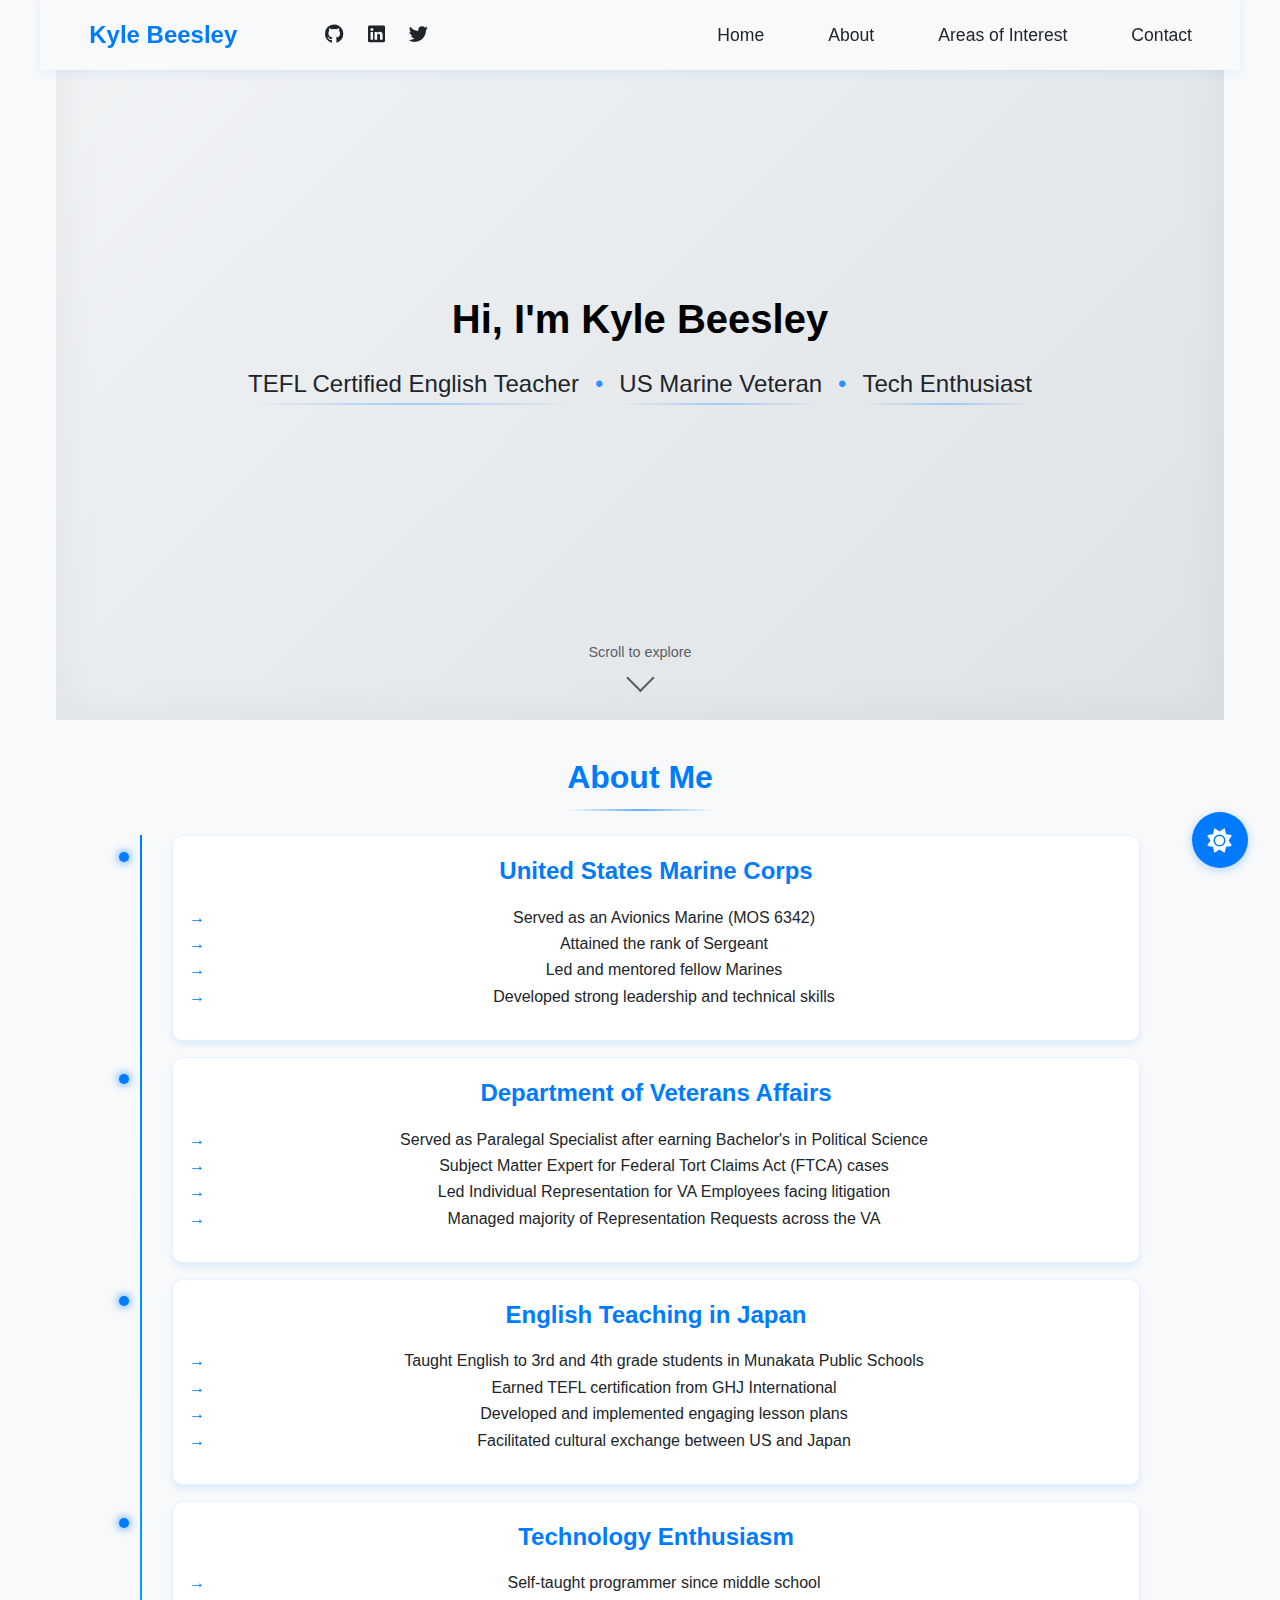
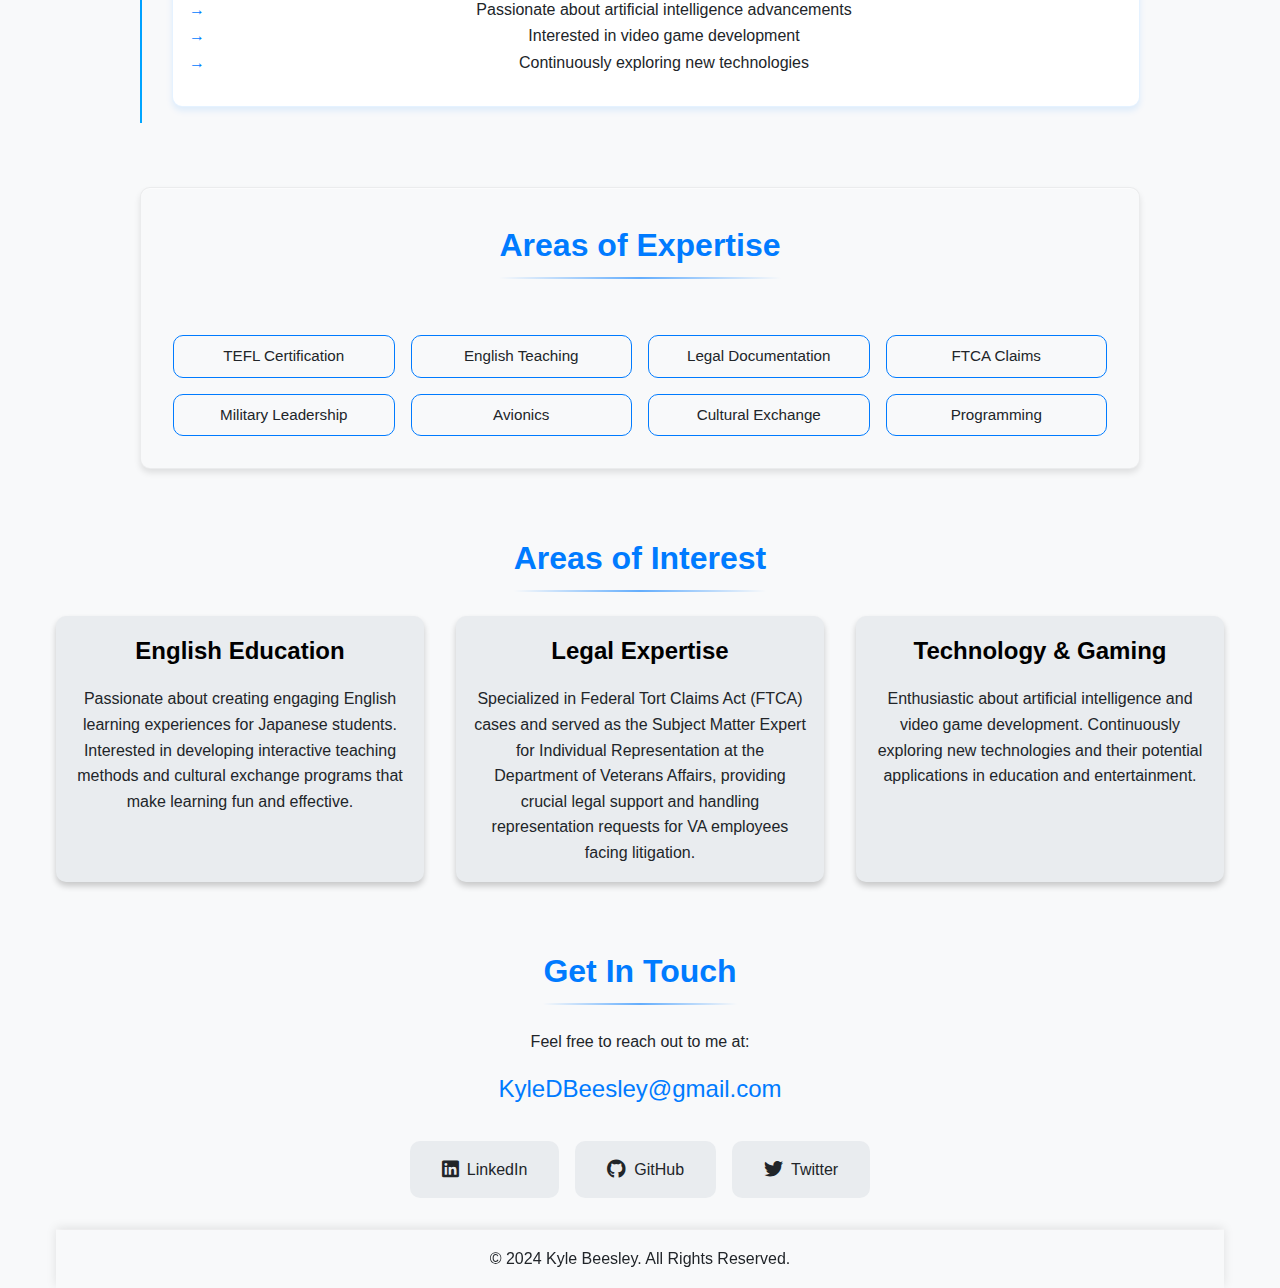
<file: index.html>
<!DOCTYPE html>
<html lang="en">
<head>
    <meta charset="UTF-8">
    <meta name="viewport" content="width=device-width, initial-scale=1.0, viewport-fit=cover">
    <meta name="description" content="Kyle Beesley - TEFL Certified English Teacher, US Marine Veteran. Explore my journey from military service to education and technology.">
    <meta name="keywords" content="Kyle Beesley, TEFL, English Teacher, Marine Corps Veteran, Technology">
    <meta name="author" content="Kyle Beesley">
    <meta name="theme-color" content="#007bff">
    
    <!-- Security Headers -->
    <meta http-equiv="Content-Security-Policy" content="default-src 'self'; style-src 'self' 'unsafe-inline' https://fonts.googleapis.com https://cdnjs.cloudflare.com https://use.fontawesome.com; font-src 'self' https://fonts.gstatic.com https://cdnjs.cloudflare.com https://use.fontawesome.com; script-src 'self' 'unsafe-inline' https://cdnjs.cloudflare.com; img-src 'self' data:;">

    <!-- PWA support -->
    <link rel="manifest" href="/manifest.json">
    <link rel="icon" type="image/png" sizes="32x32" href="/images/favicon-32x32.png">
    <link rel="icon" type="image/png" sizes="16x16" href="/images/favicon-16x16.png">
    <link rel="apple-touch-icon" sizes="180x180" href="/images/apple-touch-icon.png">
    
    <title>Kyle Beesley - Personal Website</title>
    
    <!-- Preload critical resources -->
    <link rel="preconnect" href="https://fonts.googleapis.com">
    <link rel="preconnect" href="https://fonts.gstatic.com" crossorigin>
    <link rel="preconnect" href="https://cdnjs.cloudflare.com">
    
    <!-- Fonts and Icons -->
    <link href="https://fonts.googleapis.com/css2?family=Inter:wght@300;400;600;700&display=swap" rel="stylesheet">
    <link rel="stylesheet" href="https://cdnjs.cloudflare.com/ajax/libs/font-awesome/6.5.1/css/all.min.css">
    
    <!-- Stylesheets -->
    <link rel="stylesheet" href="styles.css">
</head>
<body>
    <!-- Skip to main content -->
    <a href="#main-content" class="skip-link">Skip to main content</a>

    <div class="container">
        <header>
            <nav aria-label="Main navigation">
                <div class="logo-section">
                    <a href="#home" class="logo">Kyle Beesley</a>
                    <div class="social-links">
                        <a href="https://github.com/Pr0ject414" target="_blank" rel="noopener noreferrer" aria-label="GitHub Profile">
                            <i class="fab fa-github"></i>
                        </a>
                        <a href="https://www.linkedin.com/in/kyle-beesley/" target="_blank" rel="noopener noreferrer" aria-label="LinkedIn Profile">
                            <i class="fab fa-linkedin"></i>
                        </a>
                        <a href="https://twitter.com/KyleBeesley" target="_blank" rel="noopener noreferrer" aria-label="Twitter Profile">
                            <i class="fab fa-twitter"></i>
                        </a>
                    </div>
                </div>
                <ul class="nav-menu">
                    <li><a href="#home">Home</a></li>
                    <li><a href="#about">About</a></li>
                    <li><a href="#projects">Areas of Interest</a></li>
                    <li><a href="#contact">Contact</a></li>
                </ul>
                <button class="mobile-menu-toggle" aria-label="Toggle menu" aria-expanded="false">
                    <span class="hamburger"></span>
                </button>
            </nav>
        </header>

        <main id="main-content" role="main">
            <section id="home" class="hero" aria-labelledby="hero-title">
                <div class="hero-content">
                    <h1 id="hero-title">Hi, I'm Kyle Beesley</h1>
                    <div class="subtitle-container">
                        <p class="subtitle">
                            <span class="subtitle-item" data-text="TEFL Certified English Teacher">TEFL Certified English Teacher</span>
                            <span class="separator">•</span>
                            <span class="subtitle-item" data-text="US Marine Veteran">US Marine Veteran</span>
                            <span class="separator">•</span>
                            <span class="subtitle-item" data-text="Tech Enthusiast">Tech Enthusiast</span>
                        </p>
                    </div>
                    <div class="scroll-indicator" role="complementary" aria-label="Scroll indicator">
                        <span>Scroll to explore</span>
                        <div class="chevron" aria-hidden="true"></div>
                    </div>
                </div>
            </section>

            <section id="about" class="about" aria-labelledby="about-title">
                <h2 id="about-title">About Me</h2>
                <div class="about-content">
                    <div class="timeline" role="list">
                        <div class="timeline-item" role="listitem">
                            <h3>United States Marine Corps</h3>
                            <ul>
                                <li>Served as an Avionics Marine (MOS 6342)</li>
                                <li>Attained the rank of Sergeant</li>
                                <li>Led and mentored fellow Marines</li>
                                <li>Developed strong leadership and technical skills</li>
                            </ul>
                        </div>
                        
                        <div class="timeline-item" role="listitem">
                            <h3>Department of Veterans Affairs</h3>
                            <ul>
                                <li>Served as Paralegal Specialist after earning Bachelor's in Political Science</li>
                                <li>Subject Matter Expert for Federal Tort Claims Act (FTCA) cases</li>
                                <li>Led Individual Representation for VA Employees facing litigation</li>
                                <li>Managed majority of Representation Requests across the VA</li>
                            </ul>
                        </div>
                        
                        <div class="timeline-item" role="listitem">
                            <h3>English Teaching in Japan</h3>
                            <ul>
                                <li>Taught English to 3rd and 4th grade students in Munakata Public Schools</li>
                                <li>Earned TEFL certification from GHJ International</li>
                                <li>Developed and implemented engaging lesson plans</li>
                                <li>Facilitated cultural exchange between US and Japan</li>
                            </ul>
                        </div>
                        
                        <div class="timeline-item" role="listitem">
                            <h3>Technology Enthusiasm</h3>
                            <ul>
                                <li>Self-taught programmer since middle school</li>
                                <li>Passionate about artificial intelligence advancements</li>
                                <li>Interested in video game development</li>
                                <li>Continuously exploring new technologies</li>
                            </ul>
                        </div>
                    </div>
                    
                    <div class="skills" role="list">
                        <h2>Areas of Expertise</h2>
                        <ul>
                            <li>TEFL Certification</li>
                            <li>English Teaching</li>
                            <li>Legal Documentation</li>
                            <li>FTCA Claims</li>
                            <li>Military Leadership</li>
                            <li>Avionics</li>
                            <li>Cultural Exchange</li>
                            <li>Programming</li>
                        </ul>
                    </div>
                </div>
            </section>

            <section id="projects" class="projects" aria-labelledby="projects-title">
                <h2 id="projects-title">Areas of Interest</h2>
                <div class="project-grid">
                    <div class="project-card">
                        <h3>English Education</h3>
                        <p>Passionate about creating engaging English learning experiences for Japanese students. Interested in developing interactive teaching methods and cultural exchange programs that make learning fun and effective.</p>
                    </div>
                    <div class="project-card">
                        <h3>Legal Expertise</h3>
                        <p>Specialized in Federal Tort Claims Act (FTCA) cases and served as the Subject Matter Expert for Individual Representation at the Department of Veterans Affairs, providing crucial legal support and handling representation requests for VA employees facing litigation.</p>
                    </div>
                    <div class="project-card">
                        <h3>Technology & Gaming</h3>
                        <p>Enthusiastic about artificial intelligence and video game development. Continuously exploring new technologies and their potential applications in education and entertainment.</p>
                    </div>
                </div>
            </section>

            <section id="contact" class="contact" aria-labelledby="contact-title">
                <h2 id="contact-title">Get In Touch</h2>
                <div class="contact-info">
                    <p>Feel free to reach out to me at:</p>
                    <a href="mailto:KyleDBeesley@gmail.com" class="email-link">KyleDBeesley@gmail.com</a>
                    <div class="social-links-large">
                        <a href="https://www.linkedin.com/in/kyle-beesley/" target="_blank" rel="noopener noreferrer" aria-label="LinkedIn Profile" class="social-btn">
                            <i class="fab fa-linkedin" aria-hidden="true"></i>
                            <span>LinkedIn</span>
                        </a>
                        <a href="https://github.com/Pr0ject414" target="_blank" rel="noopener noreferrer" aria-label="GitHub Profile" class="social-btn">
                            <i class="fab fa-github" aria-hidden="true"></i>
                            <span>GitHub</span>
                        </a>
                        <a href="https://x.com/KDBeesley" target="_blank" rel="noopener noreferrer" aria-label="Twitter Profile" class="social-btn">
                            <i class="fab fa-twitter" aria-hidden="true"></i>
                            <span>Twitter</span>
                        </a>
                    </div>
                </div>
            </section>
        </main>

        <footer role="contentinfo">
            <p>&copy; 2024 Kyle Beesley. All Rights Reserved.</p>
        </footer>
    </div>

    <!-- Theme Toggle -->
    <button class="theme-toggle" aria-label="Toggle theme">
        <i class="fas fa-moon"></i>
    </button>
    
    <!-- Scripts -->
    <script src="script.js" defer></script>
</body>
</html>
</file>
<file: styles.css>
/* Custom Properties */
:root {
    /* Light theme colors */
    --color-bg-light: #f8f9fa;
    --color-bg-alt-light: #e9ecef;
    --color-text-light: #212529;
    --color-text-alt-light: #000000;
    
    /* Dark theme colors */
    --color-bg-dark: #121212;
    --color-bg-alt-dark: #1a1a1a;
    --color-text-dark: #e0e0e0;
    --color-text-alt-dark: #ffffff;
    
    /* Common colors */
    --color-primary: #007bff;
    --color-primary-hover: #0056b3;
    --color-shadow: rgba(0, 0, 0, 0.2);

    /* Set default theme (dark) */
    --color-bg: var(--color-bg-dark);
    --color-bg-alt: var(--color-bg-alt-dark);
    --color-text: var(--color-text-dark);
    --color-text-alt: var(--color-text-alt-dark);

    /* Typography */
    --font-primary: 'Inter', -apple-system, BlinkMacSystemFont, 'Segoe UI', Roboto, sans-serif;
    --font-size-base: 1rem;
    --font-size-h1: 2.5rem;
    --font-size-h2: 2rem;
    --font-size-h3: 1.5rem;

    /* Spacing */
    --spacing-xs: 0.25rem;
    --spacing-sm: 0.5rem;
    --spacing-md: 1rem;
    --spacing-lg: 2rem;
    --spacing-xl: 4rem;

    /* Layout */
    --container-max: 1200px;
    --header-height: 80px;
    --border-radius: 10px;
}

/* Theme Styles */
[data-theme="light"] {
    --color-bg: var(--color-bg-light);
    --color-bg-alt: var(--color-bg-alt-light);
    --color-text: var(--color-text-light);
    --color-text-alt: var(--color-text-alt-light);
}

[data-theme="light"] .timeline-item {
    background: #ffffff;
    box-shadow: 0 4px 6px rgba(0, 123, 255, 0.1);
    border: 1px solid rgba(0, 123, 255, 0.1);
}

[data-theme="light"] .timeline-item:hover {
    transform: translateY(-2px);
    box-shadow: 0 6px 12px rgba(0, 123, 255, 0.15);
}

[data-theme="light"] nav {
    background: rgba(248, 249, 250, 0.95);
    backdrop-filter: blur(10px);
    box-shadow: 0 2px 10px rgba(0, 123, 255, 0.1);
}

[data-theme="light"] .logo:hover {
    text-shadow: 0 0 15px rgba(0, 123, 255, 0.5);
}

[data-theme="light"] .subtitle-item::after {
    background: linear-gradient(90deg, transparent, var(--color-primary), transparent);
    opacity: 0.3;
}

[data-theme="dark"] {
    --color-bg: var(--color-bg-dark);
    --color-bg-alt: var(--color-bg-alt-dark);
    --color-text: var(--color-text-dark);
    --color-text-alt: var(--color-text-alt-dark);
}

[data-theme="dark"] .timeline-item {
    background: #1e1e1e;
    box-shadow: 0 4px 6px rgba(0, 0, 0, 0.3),
                inset 0 1px 0 rgba(255, 255, 255, 0.1);
    border: 1px solid rgba(255, 255, 255, 0.05);
}

[data-theme="dark"] .timeline-item:hover {
    transform: translateY(-2px);
    box-shadow: 0 6px 12px rgba(0, 0, 0, 0.4),
                inset 0 1px 0 rgba(255, 255, 255, 0.1);
    background: #242424;
}

[data-theme="dark"] nav {
    background: rgba(18, 18, 18, 0.95);
    backdrop-filter: blur(10px);
    box-shadow: 0 2px 10px rgba(0, 0, 0, 0.3),
                0 1px 0 rgba(255, 255, 255, 0.05);
}

[data-theme="dark"] .hero {
    background: linear-gradient(135deg, var(--color-bg-alt) 0%, #2c2c2c 100%);
    box-shadow: inset 0 0 100px rgba(0, 0, 0, 0.5);
}

[data-theme="dark"] .logo:hover {
    text-shadow: 0 0 20px rgba(0, 123, 255, 0.6),
                 0 0 30px rgba(0, 123, 255, 0.4),
                 0 0 40px rgba(0, 123, 255, 0.2);
}

[data-theme="dark"] .subtitle-item::after {
    background: linear-gradient(90deg, transparent, var(--color-primary), transparent);
    opacity: 0.4;
}

[data-theme="dark"] .contact-info {
    background: #1e1e1e;
    box-shadow: 0 4px 6px rgba(0, 0, 0, 0.3),
                inset 0 1px 0 rgba(255, 255, 255, 0.05);
    border: 1px solid rgba(255, 255, 255, 0.03);
    border-radius: var(--border-radius);
    padding: var(--spacing-lg);
    transition: all 0.3s ease;
}

[data-theme="dark"] .contact-info:hover {
    transform: translateY(-2px);
    box-shadow: 0 6px 12px rgba(0, 0, 0, 0.4),
                inset 0 1px 0 rgba(255, 255, 255, 0.05);
    background: #242424;
}

/* Reset */
*, *::before, *::after {
    margin: 0;
    padding: 0;
    box-sizing: border-box;
}

/* Base Styles */
html {
    scroll-behavior: smooth;
    font-size: 16px;
}

body {
    font-family: var(--font-primary);
    line-height: 1.6;
    color: var(--color-text);
    background-color: var(--color-bg);
    -webkit-font-smoothing: antialiased;
    -moz-osx-font-smoothing: grayscale;
    transition: background-color 0.3s ease, color 0.3s ease;
}

/* Accessibility */
.sr-only {
    position: absolute;
    width: 1px;
    height: 1px;
    padding: 0;
    margin: -1px;
    overflow: hidden;
    clip: rect(0, 0, 0, 0);
    white-space: nowrap;
    border: 0;
}

.skip-link {
    position: fixed;
    top: -100%;
    left: 50%;
    transform: translateX(-50%);
    background: var(--color-primary);
    color: white;
    padding: 0.8rem 1.5rem;
    border-radius: 0 0 var(--border-radius) var(--border-radius);
    z-index: 1001;
    text-decoration: none;
    transition: top 0.3s ease;
    opacity: 0;
}

.skip-link:focus {
    top: 0;
    opacity: 1;
}

/* Layout */
.container {
    max-width: var(--container-max);
    margin: 0 auto;
    padding: 0 var(--spacing-md);
}

/* Header Styles */
header {
    background-color: var(--color-bg);
    position: fixed;
    top: 0;
    left: 0;
    right: 0;
    z-index: 1000;
    transition: background-color 0.3s ease;
}

nav {
    max-width: var(--container-max);
    margin: 0 auto;
    padding: 1rem 2rem;
    display: flex;
    align-items: center;
    justify-content: space-between;
}

.logo-section {
    display: flex;
    align-items: center;
    gap: 2rem;
}

.logo {
    font-size: var(--font-size-h3);
    font-weight: 700;
    color: var(--color-primary);
    text-decoration: none;
    position: relative;
    transition: all 0.3s ease;
}

.logo:hover {
    color: var(--color-text-alt);
    text-shadow: 0 0 10px var(--color-primary),
                 0 0 20px var(--color-primary),
                 0 0 30px var(--color-primary);
}

.logo::before {
    content: '<';
    margin-right: 0.2rem;
    opacity: 0;
    transform: translateX(10px);
    transition: all 0.3s ease;
}

.logo::after {
    content: '/>';
    margin-left: 0.2rem;
    opacity: 0;
    transform: translateX(-10px);
    transition: all 0.3s ease;
}

.logo:hover::before,
.logo:hover::after {
    opacity: 0.8;
    transform: translateX(0);
}

.social-links {
    display: flex;
    gap: 1.5rem;
    margin-left: 2rem;
}

.social-links a {
    color: var(--color-text);
    font-size: 1.2rem;
    transition: all 0.3s ease;
    position: relative;
}

.social-links a:hover {
    color: var(--color-primary);
    transform: translateY(-2px);
}

.social-links a::after {
    content: '';
    position: absolute;
    width: 100%;
    height: 2px;
    background: var(--color-primary);
    bottom: -4px;
    left: 0;
    transform: scaleX(0);
    transform-origin: right;
    transition: transform 0.3s ease;
}

.social-links a:hover::after {
    transform: scaleX(1);
    transform-origin: left;
}

/* Navigation */
nav ul {
    display: flex;
    gap: var(--spacing-lg);
    list-style: none;
    margin: 0;
    padding: 0;
}

nav ul li a {
    color: var(--color-text);
    text-decoration: none;
    font-weight: 500;
    font-size: 1.1rem;
    padding: 0.5rem 1rem;
    border-radius: var(--border-radius);
    transition: all 0.3s ease;
    position: relative;
}

nav ul li a::after {
    content: '';
    position: absolute;
    bottom: 0;
    left: 0;
    width: 0;
    height: 2px;
    background-color: var(--color-primary);
    transition: all 0.3s ease;
}

nav ul li a:hover {
    color: var(--color-text-alt);
}

nav ul li a:hover::after {
    width: 80%;
}

/* Mobile Menu */
.mobile-menu-toggle {
    display: none;
    background: none;
    border: none;
    color: var(--color-text);
    cursor: pointer;
    padding: var(--spacing-sm);
}

.hamburger {
    display: block;
    width: 24px;
    height: 2px;
    background: var(--color-text);
    position: relative;
    transition: background 0.3s;
}

.hamburger::before,
.hamburger::after {
    content: '';
    position: absolute;
    width: 100%;
    height: 100%;
    background: var(--color-text);
    transition: transform 0.3s;
}

.hamburger::before { transform: translateY(-8px); }
.hamburger::after { transform: translateY(8px); }

/* Hero Section */
.hero {
    height: 80vh;
    display: flex;
    align-items: center;
    background: linear-gradient(135deg, var(--color-bg-alt) 0%, var(--color-bg-alt) 100%);
    position: relative;
}

[data-theme="light"] .hero {
    background: linear-gradient(135deg, #f1f3f5 0%, #dee2e6 100%);
    box-shadow: inset 0 0 50px rgba(33, 37, 41, 0.05);
}

[data-theme="dark"] .hero {
    background: linear-gradient(135deg, var(--color-bg-alt) 0%, #2c2c2c 100%);
    box-shadow: inset 0 0 100px rgba(0, 0, 0, 0.5);
}

.hero-content {
    text-align: center;
    max-width: 800px;
    margin: 0 auto;
    padding: 0 var(--spacing-md);
}

#hero-title {
    font-size: var(--font-size-h1);
    margin-bottom: var(--spacing-md);
    color: var(--color-text-alt);
}

.subtitle-container {
    margin-bottom: var(--spacing-lg);
    width: 100%;
    padding: 0 var(--spacing-md);
    display: flex;
    justify-content: center;
}

.subtitle {
    font-size: var(--font-size-h3);
    color: var(--color-text);
    line-height: 1.4;
    display: inline-flex;
    justify-content: center;
    align-items: center;
    gap: 1rem;
    white-space: nowrap;
}

.subtitle-item {
    display: inline-block;
    position: relative;
    color: var(--color-text);
    transition: color 0.3s ease;
    animation: glowPulse 3s ease-in-out infinite;
}

.subtitle-item::after {
    content: '';
    position: absolute;
    bottom: -4px;
    left: 0;
    width: 100%;
    height: 2px;
    background: linear-gradient(90deg, transparent, var(--color-primary), transparent);
    opacity: 0.8;
}

.subtitle-item:nth-child(1) {
    animation-delay: 0s;
}

.subtitle-item:nth-child(3) {
    animation-delay: 1s;
}

.subtitle-item:nth-child(5) {
    animation-delay: 2s;
}

@keyframes glowPulse {
    0% {
        color: var(--color-text);
        text-shadow: none;
    }
    50% {
        color: var(--color-primary);
        text-shadow: 0 0 8px var(--color-primary);
    }
    100% {
        color: var(--color-text);
        text-shadow: none;
    }
}

.separator {
    color: var(--color-primary);
    opacity: 0.8;
    animation: pulse 2s ease-in-out infinite;
}

@keyframes pulse {
    0% {
        opacity: 0.4;
        transform: scale(1);
    }
    50% {
        opacity: 1;
        transform: scale(1.1);
    }
    100% {
        opacity: 0.4;
        transform: scale(1);
    }
}

.subtitle-item:hover {
    color: var(--color-primary);
    text-shadow: 0 0 8px var(--color-primary);
    animation-play-state: paused;
}

.scroll-indicator {
    position: absolute;
    bottom: var(--spacing-lg);
    left: 50%;
    transform: translateX(-50%);
    display: flex;
    flex-direction: column;
    align-items: center;
    color: var(--color-text);
    opacity: 0.7;
    transition: opacity 0.3s ease;
    cursor: pointer;
}

.scroll-indicator:hover {
    opacity: 1;
}

.scroll-indicator span {
    font-size: 0.9rem;
    margin-bottom: var(--spacing-xs);
}

.scroll-indicator .chevron {
    width: 20px;
    height: 20px;
    border-right: 2px solid var(--color-text);
    border-bottom: 2px solid var(--color-text);
    transform: rotate(45deg);
}

/* Sections */
section {
    padding: var(--spacing-lg) 0;
    text-align: center;
}

/* Section Headings */
section h2 {
    font-size: var(--font-size-h2);
    margin-bottom: var(--spacing-lg);
    color: var(--color-primary);
    position: relative;
    display: inline-block;
}

section h2::after {
    content: '';
    position: absolute;
    bottom: -8px;
    left: 0;
    width: 100%;
    height: 2px;
    background: linear-gradient(90deg, transparent, var(--color-primary), transparent);
    opacity: 0.6;
}

section h3 {
    font-size: var(--font-size-h3);
    margin-bottom: var(--spacing-md);
    color: var(--color-text-alt);
}

.skills h2 {
    margin-bottom: var(--spacing-xl);
    text-align: center;
}

/* About Section */
.about-content {
    display: flex;
    flex-direction: column;
    gap: var(--spacing-lg);
    max-width: 1000px;
    margin: 0 auto;
}

.timeline {
    position: relative;
    padding-left: var(--spacing-lg);
}

.timeline::before {
    content: '';
    position: absolute;
    left: 0;
    top: 0;
    height: 100%;
    width: 2px;
    background: linear-gradient(to bottom, var(--color-primary), #00a6ff);
}

.timeline-item {
    position: relative;
    padding: var(--spacing-md);
    background: var(--color-bg-alt);
    border-radius: var(--border-radius);
    margin-bottom: var(--spacing-md);
    transition: transform 0.3s ease, box-shadow 0.3s ease;
}

.timeline-item:hover {
    transform: translateX(10px);
    box-shadow: 0 5px 15px rgba(0,0,0,0.3);
}

.timeline-item::before {
    content: '';
    position: absolute;
    left: -54px;
    top: var(--spacing-md);
    width: 10px;
    height: 10px;
    border-radius: 50%;
    background: var(--color-primary);
    box-shadow: 0 0 10px var(--color-primary);
}

.timeline-item h3 {
    color: var(--color-primary);
    margin-bottom: var(--spacing-md);
    font-size: var(--font-size-h3);
}

.timeline-item p {
    color: var(--color-text);
    line-height: 1.6;
    margin-bottom: var(--spacing-md);
}

.timeline-item ul {
    list-style: none;
    padding: 0;
    margin: var(--spacing-md) 0;
}

.timeline-item ul li {
    position: relative;
    padding-left: var(--spacing-md);
    margin-bottom: var(--spacing-xs);
    line-height: 1.4;
}

.timeline-item ul li::before {
    content: '→';
    position: absolute;
    left: 0;
    color: var(--color-primary);
}

.skills {
    flex: 1;
    min-width: 300px;
    padding: var(--spacing-lg);
    background: var(--color-bg-alt);
    border-radius: var(--border-radius);
    box-shadow: 0 4px 6px rgba(0, 0, 0, 0.3),
                inset 0 1px 0 rgba(255, 255, 255, 0.1);
    border: 1px solid rgba(255, 255, 255, 0.05);
    margin-top: var(--spacing-lg);
    transition: all 0.3s ease;
}

.skills:hover {
    transform: translateY(-2px);
    box-shadow: 0 6px 12px rgba(0, 0, 0, 0.4),
                inset 0 1px 0 rgba(255, 255, 255, 0.1);
    background: #242424;
}

[data-theme="light"] .skills {
    background: #f8f9fa;
    box-shadow: 0 4px 6px rgba(0, 0, 0, 0.1),
                inset 0 1px 0 rgba(255, 255, 255, 0.5);
    border: 1px solid rgba(0, 0, 0, 0.05);
}

[data-theme="light"] .skills:hover {
    background: #ffffff;
    box-shadow: 0 6px 12px rgba(0, 0, 0, 0.15),
                inset 0 1px 0 rgba(255, 255, 255, 0.5);
}

.skills h2 {
    margin-bottom: var(--spacing-xl);
    text-align: center;
}

.skills ul {
    display: grid;
    grid-template-columns: repeat(auto-fit, minmax(200px, 1fr));
    gap: var(--spacing-md);
    list-style: none;
    padding: 0;
    margin: 0;
}

.skills li {
    background: var(--color-bg);
    padding: var(--spacing-sm) var(--spacing-md);
    border-radius: var(--border-radius);
    text-align: center;
    color: var(--color-text);
    font-size: 0.95rem;
    transition: all 0.3s ease;
    border: 1px solid var(--color-primary);
}

.skills li:hover {
    transform: translateY(-2px);
    box-shadow: 0 4px 8px rgba(0, 123, 255, 0.2);
    background: var(--color-primary);
    color: white;
}

/* Projects Section */
.project-grid {
    display: grid;
    grid-template-columns: repeat(3, 1fr);
    gap: var(--spacing-lg);
}

.project-card {
    background-color: var(--color-bg-alt);
    border-radius: var(--border-radius);
    padding: var(--spacing-md);
    box-shadow: 0 4px 6px rgba(0,0,0,0.2);
    transition: transform 0.3s ease;
}

.project-card:hover {
    transform: translateY(-10px);
}

.project-links {
    display: flex;
    justify-content: space-between;
    align-items: center;
    margin-top: var(--spacing-md);
}

.btn {
    display: inline-block;
    background-color: var(--color-primary);
    color: white;
    padding: var(--spacing-sm) var(--spacing-md);
    text-decoration: none;
    border-radius: var(--border-radius);
    transition: background-color 0.3s ease;
}

.btn:hover {
    background-color: var(--color-primary-hover);
}

/* Contact Section */
.contact-info {
    max-width: 600px;
    margin: 0 auto;
    text-align: center;
}

.contact-info p {
    font-size: var(--font-size-base);
    margin-bottom: var(--spacing-md);
}

.email-link {
    display: inline-block;
    font-size: var(--font-size-h3);
    color: var(--color-primary);
    text-decoration: none;
    margin-bottom: var(--spacing-lg);
    transition: color 0.3s ease;
}

.email-link:hover {
    color: var(--color-primary-hover);
}

.social-links-large {
    display: flex;
    justify-content: center;
    gap: var(--spacing-md);
    flex-wrap: wrap;
}

.social-btn {
    display: flex;
    align-items: center;
    gap: var(--spacing-sm);
    padding: var(--spacing-md) var(--spacing-lg);
    background-color: var(--color-bg-alt);
    color: var(--color-text);
    text-decoration: none;
    border-radius: var(--border-radius);
    transition: all 0.3s ease;
}

.social-btn:hover {
    transform: translateY(-3px);
    background-color: #2c2c2c;
}

.social-btn i {
    font-size: 1.2rem;
}

.social-btn span {
    font-size: 1rem;
    font-weight: 500;
}

.contact form {
    max-width: 500px;
    margin: 0 auto;
    display: flex;
    flex-direction: column;
    gap: var(--spacing-md);
}

.contact input,
.contact textarea {
    padding: var(--spacing-md);
    border: 1px solid #333;
    border-radius: var(--border-radius);
    font-size: var(--font-size-base);
    background-color: var(--color-bg-alt);
    color: var(--color-text);
}

.contact textarea {
    height: 150px;
    resize: vertical;
}

.contact input:focus,
.contact textarea:focus {
    outline: none;
    border-color: var(--color-primary);
}

/* Theme toggle button */
.theme-toggle {
    position: fixed;
    bottom: 2rem;
    right: 2rem;
    background: var(--color-primary);
    color: white;
    border: none;
    border-radius: 50%;
    width: 3.5rem;
    height: 3.5rem;
    cursor: pointer;
    display: flex;
    align-items: center;
    justify-content: center;
    box-shadow: 0 2px 10px rgba(0, 123, 255, 0.3);
    transition: all 0.3s ease;
    z-index: 9999;
}

.theme-toggle:hover {
    transform: scale(1.1);
    box-shadow: 0 4px 15px rgba(0, 123, 255, 0.4);
}

.theme-toggle i {
    font-size: 1.5rem;
}

/* Ensure button is visible on mobile */
@media (max-width: 768px) {
    .theme-toggle {
        bottom: 1.5rem;
        right: 1.5rem;
        width: 3rem;
        height: 3rem;
    }
    
    .theme-toggle i {
        font-size: 1.2rem;
    }
}

/* Responsive Design */
@media screen and (max-width: 768px) {
    .about-content {
        flex-direction: column;
    }

    .project-grid {
        grid-template-columns: 1fr;
    }

    nav ul {
        display: none; /* For mobile, you'd want to implement a hamburger menu */
    }
}

@media (max-width: 1200px) {
    .subtitle {
        font-size: calc(var(--font-size-h3) * 0.85);
        gap: 0.75rem;
    }
}

@media (max-width: 768px) {
    .subtitle {
        white-space: normal;
        flex-direction: column;
        gap: 0.5rem;
        font-size: calc(var(--font-size-h3) * 0.8);
        text-align: center;
    }
    
    .separator {
        display: none;
    }

    .mobile-menu-toggle {
        display: block;
    }

    .nav-menu {
        position: fixed;
        top: var(--header-height);
        left: 0;
        width: 100%;
        background: var(--color-bg-alt);
        padding: var(--spacing-md);
        transform: translateY(-100%);
        transition: transform 0.3s;
        opacity: 0;
    }

    .nav-menu.active {
        transform: translateY(0);
        opacity: 1;
    }

    nav ul {
        flex-direction: column;
        gap: var(--spacing-md);
    }
}

/* Print Styles */
@media print {
    header,
    .scroll-indicator,
    .social-links {
        display: none;
    }

    body {
        color: #000;
        background: #fff;
    }

    a {
        text-decoration: none;
        color: #000;
    }

    .container {
        width: 100%;
        max-width: none;
        padding: 0;
        margin: 0;
    }

    section {
        page-break-inside: avoid;
    }
}

/* Footer */
footer {
    background: rgba(18, 18, 18, 0.95);
    backdrop-filter: blur(10px);
    padding: var(--spacing-md);
    text-align: center;
    position: relative;
    z-index: 10;
    box-shadow: 0 -2px 10px rgba(0, 0, 0, 0.3),
                0 -1px 0 rgba(255, 255, 255, 0.05);
}

[data-theme="light"] footer {
    background: rgba(248, 249, 250, 0.95);
    box-shadow: 0 -2px 10px rgba(0, 0, 0, 0.1),
                0 -1px 0 rgba(255, 255, 255, 0.5);
}
</file>
